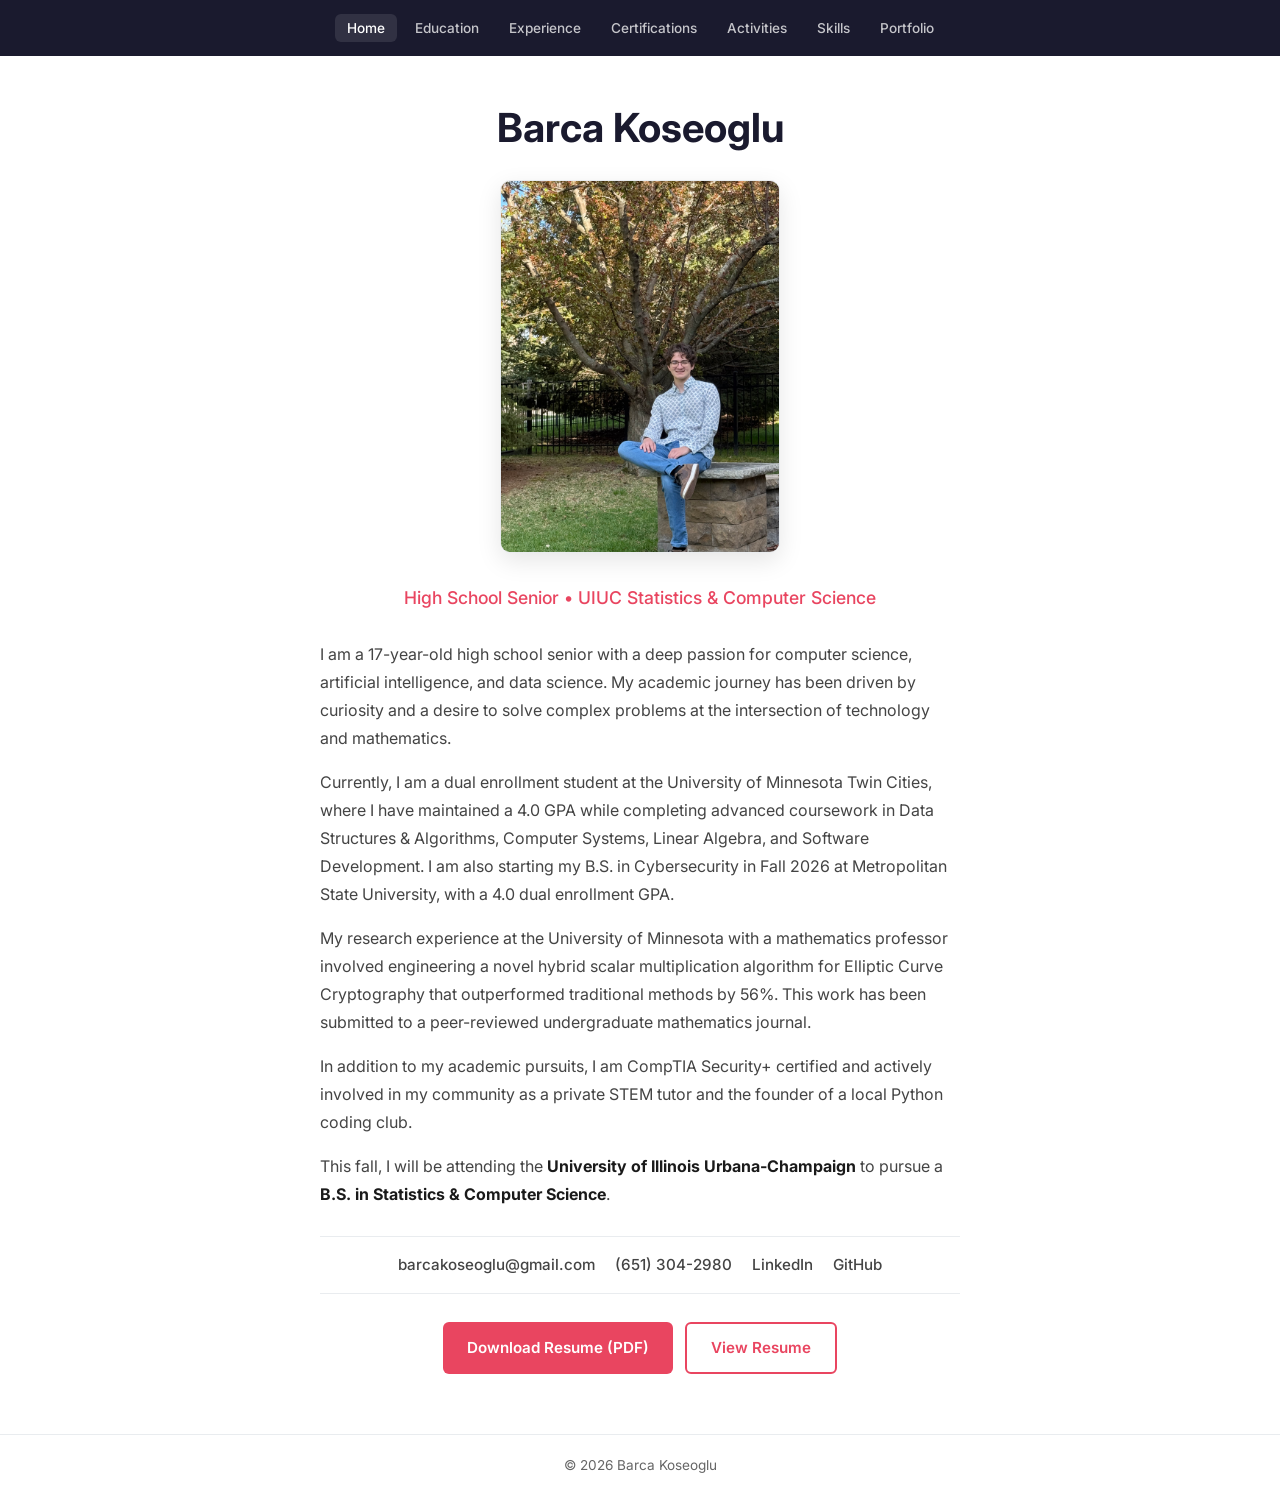
<file: index.html>
<!DOCTYPE html>
<html lang="en">
<head>
    <meta charset="UTF-8">
    <meta name="viewport" content="width=device-width, initial-scale=1.0">
    <title>Barca Koseoglu</title>
    <link rel="stylesheet" href="css/style.css">
    <link rel="preconnect" href="https://fonts.googleapis.com">
    <link rel="preconnect" href="https://fonts.gstatic.com" crossorigin>
    <link href="https://fonts.googleapis.com/css2?family=Inter:wght@300;400;500;600;700&display=swap" rel="stylesheet">
</head>
<body>
    <nav class="navbar">
        <div class="nav-container">
            <a href="index.html" class="nav-logo">Barca Koseoglu</a>
            <button class="nav-toggle" id="nav-toggle" aria-label="Toggle navigation">
                <span></span>
                <span></span>
                <span></span>
            </button>
            <ul class="nav-menu" id="nav-menu">
                <li><a href="index.html" class="nav-link active">Home</a></li>
                <li><a href="education.html" class="nav-link">Education</a></li>
                <li><a href="experience.html" class="nav-link">Experience</a></li>
                <li><a href="certifications.html" class="nav-link">Certifications</a></li>
                <li><a href="activities.html" class="nav-link">Activities</a></li>
                <li><a href="skills.html" class="nav-link">Skills</a></li>
                <li><a href="portfolio.html" class="nav-link">Portfolio</a></li>
            </ul>
        </div>
    </nav>

    <main class="page-content">
        <div class="container">
            <section class="bio-section">
                <h1>Barca Koseoglu</h1>
                <div class="bio-photo">
                    <img src="assets/profile.jpg" alt="Barca Koseoglu">
                </div>
                <p class="bio-subtitle">High School Senior &bull; UIUC Statistics & Computer Science</p>
                
                <div class="bio-text">
                    <p>I am a 17-year-old high school senior with a deep passion for computer science, artificial intelligence, and data science. My academic journey has been driven by curiosity and a desire to solve complex problems at the intersection of technology and mathematics.</p>
                    
                    <p>Currently, I am a dual enrollment student at the University of Minnesota Twin Cities, where I have maintained a 4.0 GPA while completing advanced coursework in Data Structures & Algorithms, Computer Systems, Linear Algebra, and Software Development. I am also starting my B.S. in Cybersecurity in Fall 2026 at Metropolitan State University, with a 4.0 dual enrollment GPA.</p>
                    
                    <p>My research experience at the University of Minnesota with a mathematics professor involved engineering a novel hybrid scalar multiplication algorithm for Elliptic Curve Cryptography that outperformed traditional methods by 56%. This work has been submitted to a peer-reviewed undergraduate mathematics journal.</p>
                    
                    <p>In addition to my academic pursuits, I am CompTIA Security+ certified and actively involved in my community as a private STEM tutor and the founder of a local Python coding club.</p>
                    
                    <p>This fall, I will be attending the <strong>University of Illinois Urbana-Champaign</strong> to pursue a <strong>B.S. in Statistics & Computer Science</strong>.</p>
                </div>

                <div class="bio-contact">
                    <a href="mailto:barcakoseoglu@gmail.com" class="contact-link">barcakoseoglu@gmail.com</a>
                    <a href="tel:6513042980" class="contact-link">(651) 304-2980</a>
                    <a href="https://linkedin.com/in/barcakoseoglu" target="_blank" rel="noopener" class="contact-link">LinkedIn</a>
                    <a href="https://github.com/Barca-Koseoglu" target="_blank" rel="noopener" class="contact-link">GitHub</a>
                </div>

                <div class="bio-actions">
                    <a href="assets/resume.pdf" download class="btn btn-primary">Download Resume (PDF)</a>
                    <a href="assets/resume.pdf" target="_blank" class="btn btn-secondary">View Resume</a>
                </div>
            </section>
        </div>
    </main>

    <footer class="footer">
        <div class="container">
            <p>&copy; 2026 Barca Koseoglu</p>
        </div>
    </footer>

    <script src="js/main.js"></script>
</body>
</html>
</file>
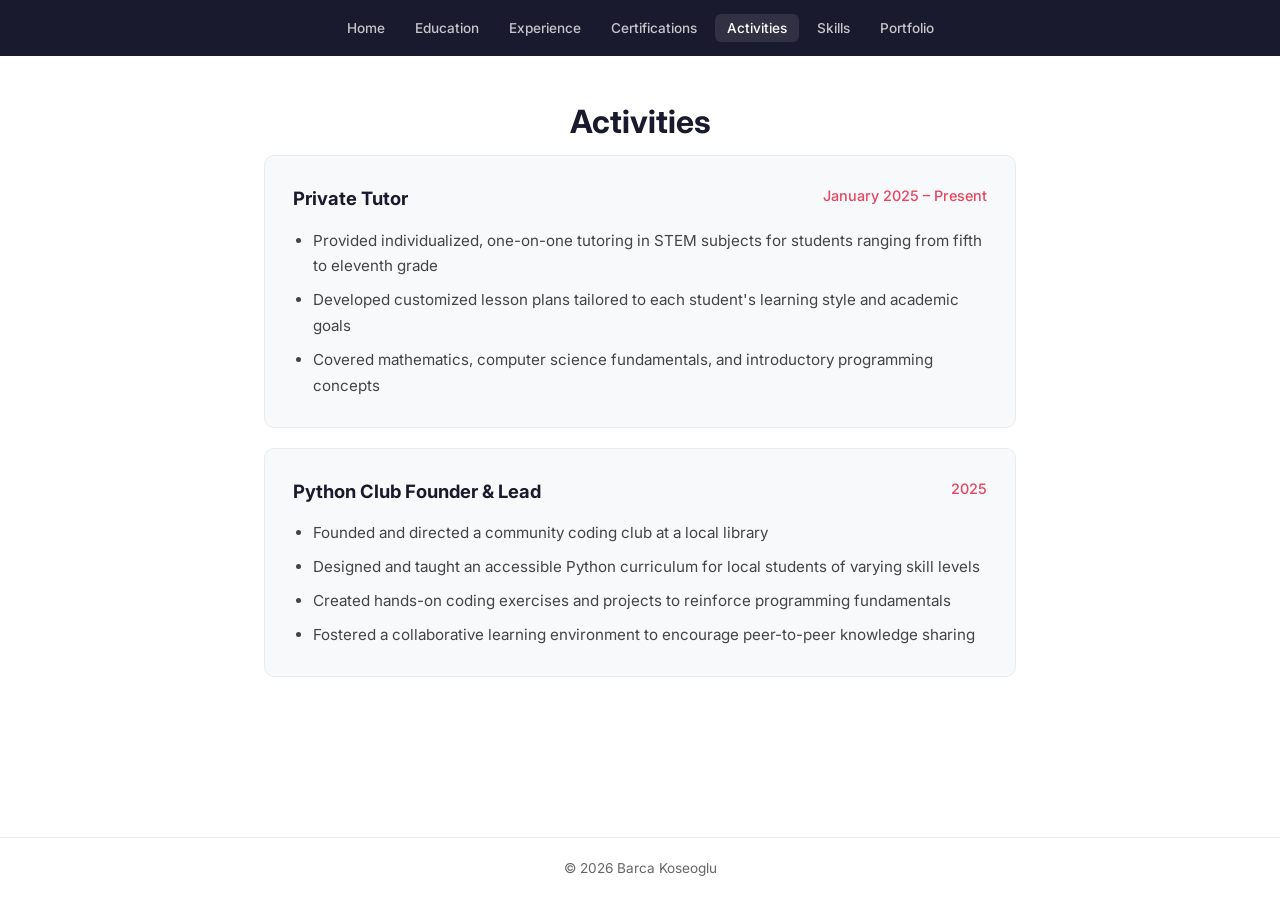
<file: activities.html>
<!DOCTYPE html>
<html lang="en">
<head>
    <meta charset="UTF-8">
    <meta name="viewport" content="width=device-width, initial-scale=1.0">
    <title>Activities &mdash; Barca Koseoglu</title>
    <link rel="stylesheet" href="css/style.css">
    <link rel="preconnect" href="https://fonts.googleapis.com">
    <link rel="preconnect" href="https://fonts.gstatic.com" crossorigin>
    <link href="https://fonts.googleapis.com/css2?family=Inter:wght@300;400;500;600;700&display=swap" rel="stylesheet">
</head>
<body>
    <nav class="navbar">
        <div class="nav-container">
            <a href="index.html" class="nav-logo">Barca Koseoglu</a>
            <button class="nav-toggle" id="nav-toggle" aria-label="Toggle navigation">
                <span></span>
                <span></span>
                <span></span>
            </button>
            <ul class="nav-menu" id="nav-menu">
                <li><a href="index.html" class="nav-link">Home</a></li>
                <li><a href="education.html" class="nav-link">Education</a></li>
                <li><a href="experience.html" class="nav-link">Experience</a></li>
                <li><a href="certifications.html" class="nav-link">Certifications</a></li>
                <li><a href="activities.html" class="nav-link active">Activities</a></li>
                <li><a href="skills.html" class="nav-link">Skills</a></li>
                <li><a href="portfolio.html" class="nav-link">Portfolio</a></li>
            </ul>
        </div>
    </nav>

    <main class="page-content">
        <div class="container">
            <h1 class="page-title">Activities</h1>

            <div class="act-card">
                <div class="act-header">
                    <div>
                        <h2>Private Tutor</h2>
                    </div>
                    <div class="act-meta">
                        <p class="act-date">January 2025 &ndash; Present</p>
                    </div>
                </div>
                <ul class="act-bullets">
                    <li>Provided individualized, one-on-one tutoring in STEM subjects for students ranging from fifth to eleventh grade</li>
                    <li>Developed customized lesson plans tailored to each student's learning style and academic goals</li>
                    <li>Covered mathematics, computer science fundamentals, and introductory programming concepts</li>
                </ul>
            </div>

            <div class="act-card">
                <div class="act-header">
                    <div>
                        <h2>Python Club Founder &amp; Lead</h2>
                    </div>
                    <div class="act-meta">
                        <p class="act-date">2025</p>
                    </div>
                </div>
                <ul class="act-bullets">
                    <li>Founded and directed a community coding club at a local library</li>
                    <li>Designed and taught an accessible Python curriculum for local students of varying skill levels</li>
                    <li>Created hands-on coding exercises and projects to reinforce programming fundamentals</li>
                    <li>Fostered a collaborative learning environment to encourage peer-to-peer knowledge sharing</li>
                </ul>
            </div>
        </div>
    </main>

    <footer class="footer">
        <div class="container">
            <p>&copy; 2026 Barca Koseoglu</p>
        </div>
    </footer>

    <script src="js/main.js"></script>
</body>
</html>
</file>
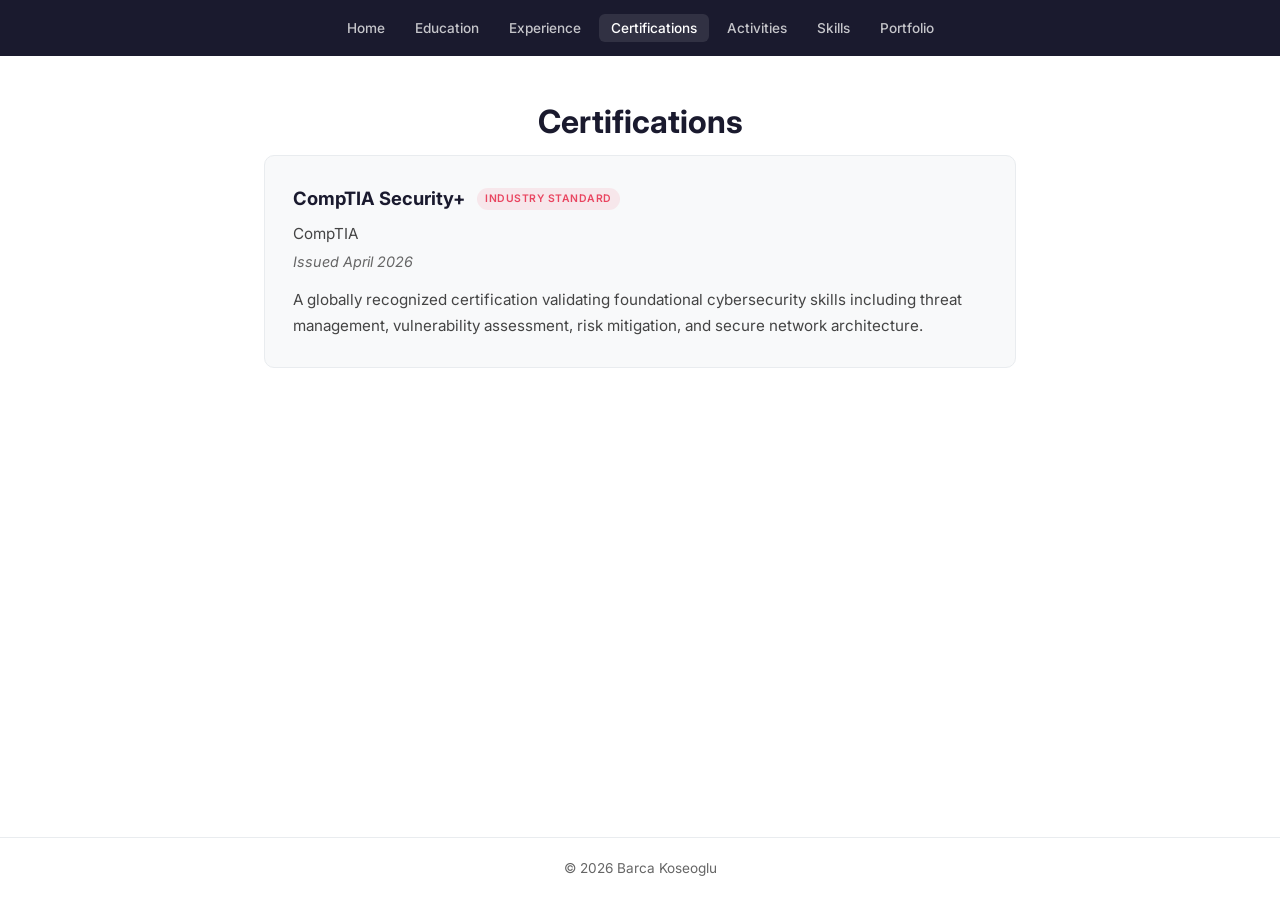
<file: certifications.html>
<!DOCTYPE html>
<html lang="en">
<head>
    <meta charset="UTF-8">
    <meta name="viewport" content="width=device-width, initial-scale=1.0">
    <title>Certifications &mdash; Barca Koseoglu</title>
    <link rel="stylesheet" href="css/style.css">
    <link rel="preconnect" href="https://fonts.googleapis.com">
    <link rel="preconnect" href="https://fonts.gstatic.com" crossorigin>
    <link href="https://fonts.googleapis.com/css2?family=Inter:wght@300;400;500;600;700&display=swap" rel="stylesheet">
</head>
<body>
    <nav class="navbar">
        <div class="nav-container">
            <a href="index.html" class="nav-logo">Barca Koseoglu</a>
            <button class="nav-toggle" id="nav-toggle" aria-label="Toggle navigation">
                <span></span>
                <span></span>
                <span></span>
            </button>
            <ul class="nav-menu" id="nav-menu">
                <li><a href="index.html" class="nav-link">Home</a></li>
                <li><a href="education.html" class="nav-link">Education</a></li>
                <li><a href="experience.html" class="nav-link">Experience</a></li>
                <li><a href="certifications.html" class="nav-link active">Certifications</a></li>
                <li><a href="activities.html" class="nav-link">Activities</a></li>
                <li><a href="skills.html" class="nav-link">Skills</a></li>
                <li><a href="portfolio.html" class="nav-link">Portfolio</a></li>
            </ul>
        </div>
    </nav>

    <main class="page-content">
        <div class="container">
            <h1 class="page-title">Certifications</h1>

            <div class="cert-card">
                <div class="cert-header">
                    <h2>CompTIA Security+</h2>
                    <span class="cert-badge">Industry Standard</span>
                </div>
                <p class="cert-issuer">CompTIA</p>
                <p class="cert-date">Issued April 2026</p>
                <p class="cert-desc">A globally recognized certification validating foundational cybersecurity skills including threat management, vulnerability assessment, risk mitigation, and secure network architecture.</p>
            </div>
        </div>
    </main>

    <footer class="footer">
        <div class="container">
            <p>&copy; 2026 Barca Koseoglu</p>
        </div>
    </footer>

    <script src="js/main.js"></script>
</body>
</html>
</file>
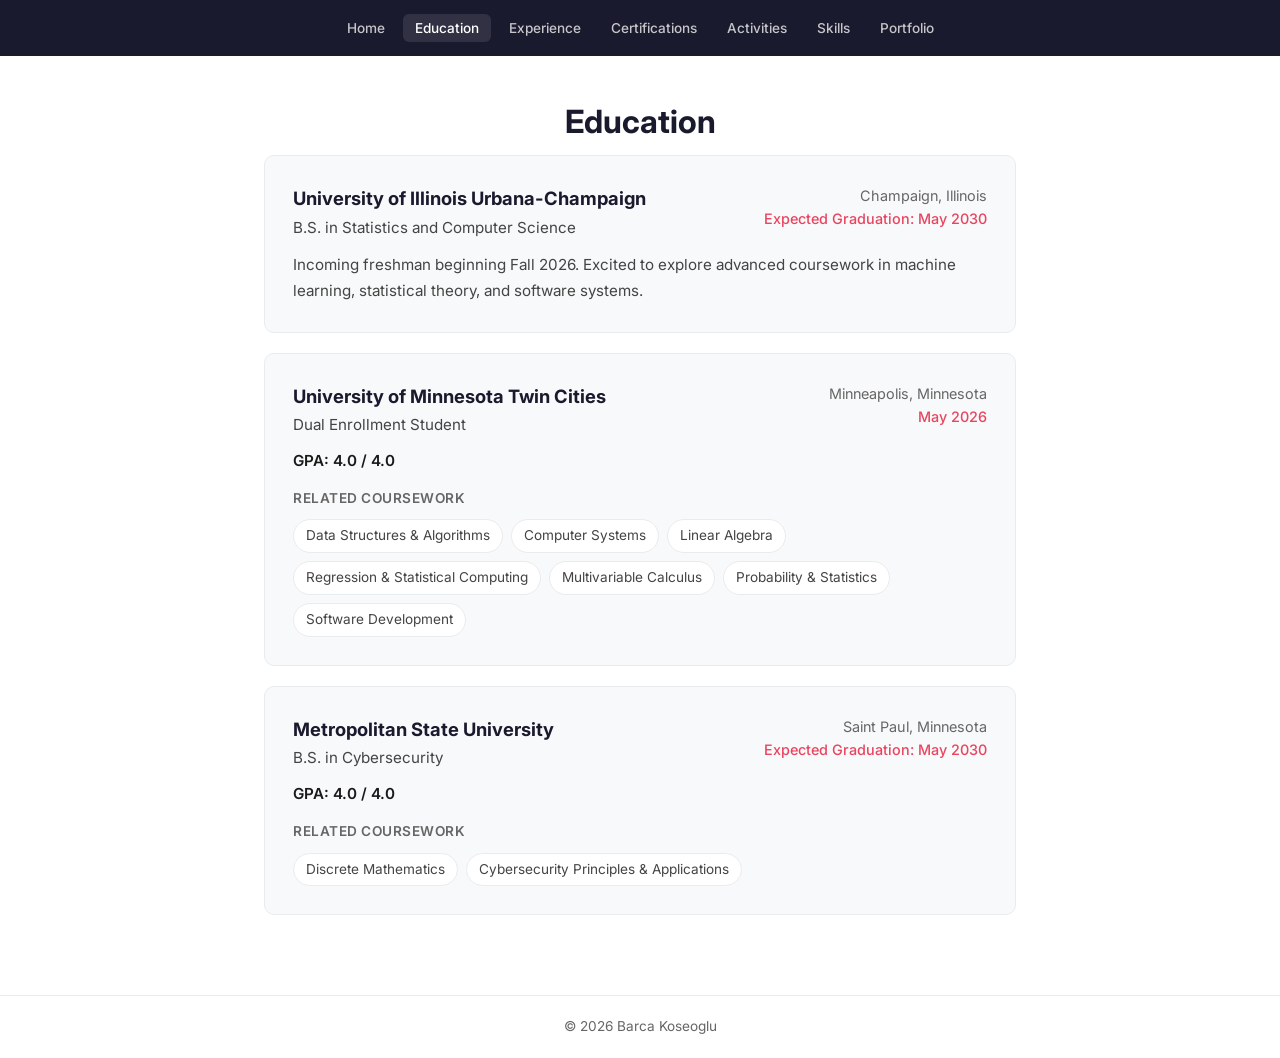
<file: education.html>
<!DOCTYPE html>
<html lang="en">
<head>
    <meta charset="UTF-8">
    <meta name="viewport" content="width=device-width, initial-scale=1.0">
    <title>Education &mdash; Barca Koseoglu</title>
    <link rel="stylesheet" href="css/style.css">
    <link rel="preconnect" href="https://fonts.googleapis.com">
    <link rel="preconnect" href="https://fonts.gstatic.com" crossorigin>
    <link href="https://fonts.googleapis.com/css2?family=Inter:wght@300;400;500;600;700&display=swap" rel="stylesheet">
</head>
<body>
    <nav class="navbar">
        <div class="nav-container">
            <a href="index.html" class="nav-logo">Barca Koseoglu</a>
            <button class="nav-toggle" id="nav-toggle" aria-label="Toggle navigation">
                <span></span>
                <span></span>
                <span></span>
            </button>
            <ul class="nav-menu" id="nav-menu">
                <li><a href="index.html" class="nav-link">Home</a></li>
                <li><a href="education.html" class="nav-link active">Education</a></li>
                <li><a href="experience.html" class="nav-link">Experience</a></li>
                <li><a href="certifications.html" class="nav-link">Certifications</a></li>
                <li><a href="activities.html" class="nav-link">Activities</a></li>
                <li><a href="skills.html" class="nav-link">Skills</a></li>
                <li><a href="portfolio.html" class="nav-link">Portfolio</a></li>
            </ul>
        </div>
    </nav>

    <main class="page-content">
        <div class="container">
            <h1 class="page-title">Education</h1>

            <div class="edu-card">
                <div class="edu-header">
                    <div>
                        <h2>University of Illinois Urbana-Champaign</h2>
                        <p class="edu-degree">B.S. in Statistics and Computer Science</p>
                    </div>
                    <div class="edu-meta">
                        <p class="edu-loc">Champaign, Illinois</p>
                        <p class="edu-date">Expected Graduation: May 2030</p>
                    </div>
                </div>
                <p class="edu-note">Incoming freshman beginning Fall 2026. Excited to explore advanced coursework in machine learning, statistical theory, and software systems.</p>
            </div>

            <div class="edu-card">
                <div class="edu-header">
                    <div>
                        <h2>University of Minnesota Twin Cities</h2>
                        <p class="edu-degree">Dual Enrollment Student</p>
                    </div>
                    <div class="edu-meta">
                        <p class="edu-loc">Minneapolis, Minnesota</p>
                        <p class="edu-date">May 2026</p>
                    </div>
                </div>
                <p class="edu-gpa">GPA: 4.0 / 4.0</p>
                <div class="edu-coursework">
                    <h3>Related Coursework</h3>
                    <div class="course-tags">
                        <span class="course-tag">Data Structures & Algorithms</span>
                        <span class="course-tag">Computer Systems</span>
                        <span class="course-tag">Linear Algebra</span>
                        <span class="course-tag">Regression & Statistical Computing</span>
                        <span class="course-tag">Multivariable Calculus</span>
                        <span class="course-tag">Probability & Statistics</span>
                        <span class="course-tag">Software Development</span>
                    </div>
                </div>
            </div>

            <div class="edu-card">
                <div class="edu-header">
                    <div>
                        <h2>Metropolitan State University</h2>
                        <p class="edu-degree">B.S. in Cybersecurity</p>
                    </div>
                    <div class="edu-meta">
                        <p class="edu-loc">Saint Paul, Minnesota</p>
                        <p class="edu-date">Expected Graduation: May 2030</p>
                    </div>
                </div>
                <p class="edu-gpa">GPA: 4.0 / 4.0</p>
                <div class="edu-coursework">
                    <h3>Related Coursework</h3>
                    <div class="course-tags">
                        <span class="course-tag">Discrete Mathematics</span>
                        <span class="course-tag">Cybersecurity Principles & Applications</span>
                    </div>
                </div>
            </div>
        </div>
    </main>

    <footer class="footer">
        <div class="container">
            <p>&copy; 2026 Barca Koseoglu</p>
        </div>
    </footer>

    <script src="js/main.js"></script>
</body>
</html>
</file>
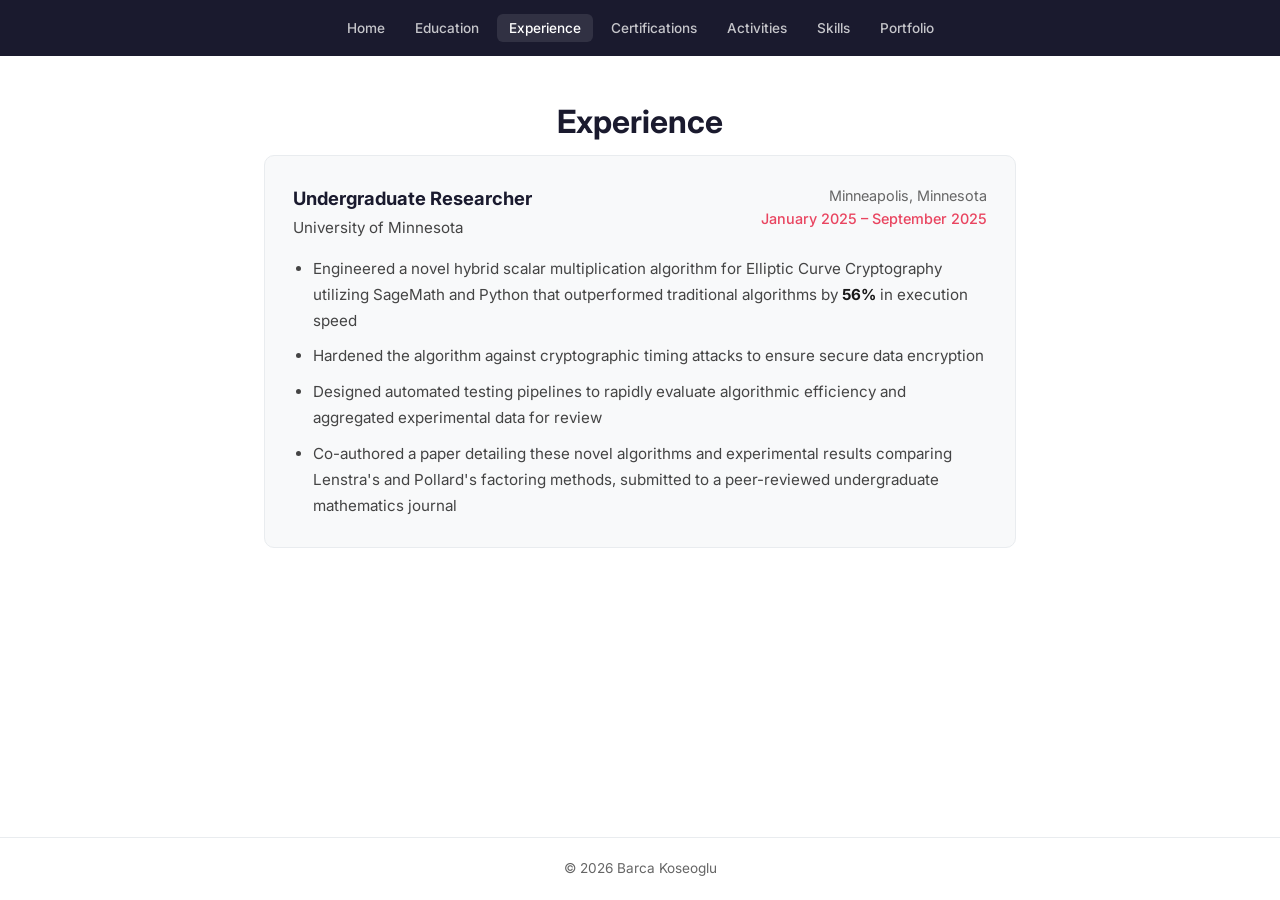
<file: experience.html>
<!DOCTYPE html>
<html lang="en">
<head>
    <meta charset="UTF-8">
    <meta name="viewport" content="width=device-width, initial-scale=1.0">
    <title>Experience &mdash; Barca Koseoglu</title>
    <link rel="stylesheet" href="css/style.css">
    <link rel="preconnect" href="https://fonts.googleapis.com">
    <link rel="preconnect" href="https://fonts.gstatic.com" crossorigin>
    <link href="https://fonts.googleapis.com/css2?family=Inter:wght@300;400;500;600;700&display=swap" rel="stylesheet">
</head>
<body>
    <nav class="navbar">
        <div class="nav-container">
            <a href="index.html" class="nav-logo">Barca Koseoglu</a>
            <button class="nav-toggle" id="nav-toggle" aria-label="Toggle navigation">
                <span></span>
                <span></span>
                <span></span>
            </button>
            <ul class="nav-menu" id="nav-menu">
                <li><a href="index.html" class="nav-link">Home</a></li>
                <li><a href="education.html" class="nav-link">Education</a></li>
                <li><a href="experience.html" class="nav-link active">Experience</a></li>
                <li><a href="certifications.html" class="nav-link">Certifications</a></li>
                <li><a href="activities.html" class="nav-link">Activities</a></li>
                <li><a href="skills.html" class="nav-link">Skills</a></li>
                <li><a href="portfolio.html" class="nav-link">Portfolio</a></li>
            </ul>
        </div>
    </nav>

    <main class="page-content">
        <div class="container">
            <h1 class="page-title">Experience</h1>

            <div class="exp-card">
                <div class="exp-header">
                    <div>
                        <h2>Undergraduate Researcher</h2>
                        <p class="exp-org">University of Minnesota</p>
                    </div>
                    <div class="exp-meta">
                        <p class="exp-loc">Minneapolis, Minnesota</p>
                        <p class="exp-date">January 2025 &ndash; September 2025</p>
                    </div>
                </div>
                <ul class="exp-bullets">
                    <li>Engineered a novel hybrid scalar multiplication algorithm for Elliptic Curve Cryptography utilizing SageMath and Python that outperformed traditional algorithms by <strong>56%</strong> in execution speed</li>
                    <li>Hardened the algorithm against cryptographic timing attacks to ensure secure data encryption</li>
                    <li>Designed automated testing pipelines to rapidly evaluate algorithmic efficiency and aggregated experimental data for review</li>
                    <li>Co-authored a paper detailing these novel algorithms and experimental results comparing Lenstra's and Pollard's factoring methods, submitted to a peer-reviewed undergraduate mathematics journal</li>
                </ul>
            </div>
        </div>
    </main>

    <footer class="footer">
        <div class="container">
            <p>&copy; 2026 Barca Koseoglu</p>
        </div>
    </footer>

    <script src="js/main.js"></script>
</body>
</html>
</file>
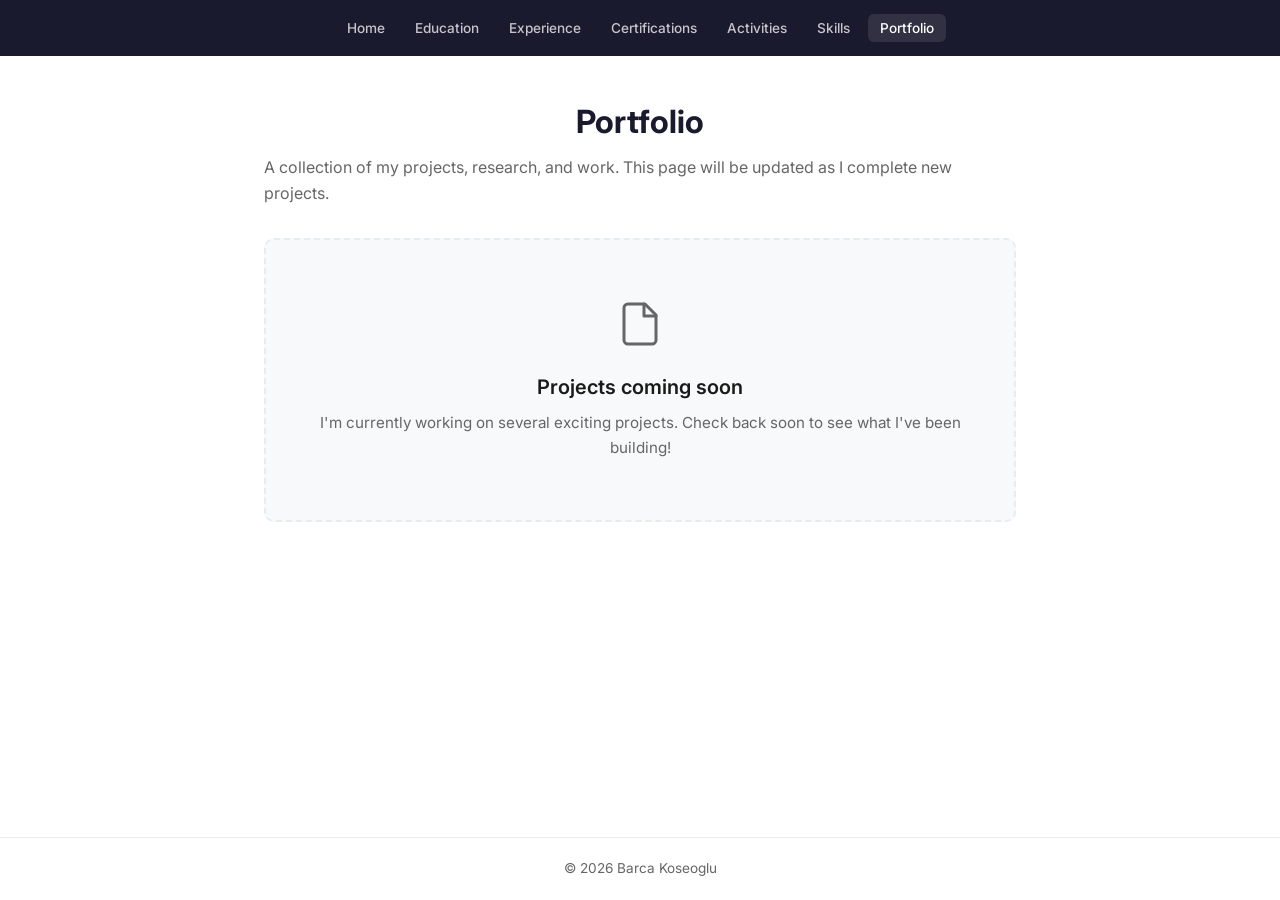
<file: portfolio.html>
<!DOCTYPE html>
<html lang="en">
<head>
    <meta charset="UTF-8">
    <meta name="viewport" content="width=device-width, initial-scale=1.0">
    <title>Portfolio &mdash; Barca Koseoglu</title>
    <link rel="stylesheet" href="css/style.css">
    <link rel="preconnect" href="https://fonts.googleapis.com">
    <link rel="preconnect" href="https://fonts.gstatic.com" crossorigin>
    <link href="https://fonts.googleapis.com/css2?family=Inter:wght@300;400;500;600;700&display=swap" rel="stylesheet">
</head>
<body>
    <nav class="navbar">
        <div class="nav-container">
            <a href="index.html" class="nav-logo">Barca Koseoglu</a>
            <button class="nav-toggle" id="nav-toggle" aria-label="Toggle navigation">
                <span></span>
                <span></span>
                <span></span>
            </button>
            <ul class="nav-menu" id="nav-menu">
                <li><a href="index.html" class="nav-link">Home</a></li>
                <li><a href="education.html" class="nav-link">Education</a></li>
                <li><a href="experience.html" class="nav-link">Experience</a></li>
                <li><a href="certifications.html" class="nav-link">Certifications</a></li>
                <li><a href="activities.html" class="nav-link">Activities</a></li>
                <li><a href="skills.html" class="nav-link">Skills</a></li>
                <li><a href="portfolio.html" class="nav-link active">Portfolio</a></li>
            </ul>
        </div>
    </nav>

    <main class="page-content">
        <div class="container">
            <h1 class="page-title">Portfolio</h1>
            <p class="page-intro">A collection of my projects, research, and work. This page will be updated as I complete new projects.</p>

            <!-- Placeholder for future projects -->
            <div class="portfolio-empty">
                <div class="empty-icon">
                    <svg xmlns="http://www.w3.org/2000/svg" width="48" height="48" viewBox="0 0 24 24" fill="none" stroke="currentColor" stroke-width="1.5" stroke-linecap="round" stroke-linejoin="round"><path d="M14.5 2H6a2 2 0 0 0-2 2v16a2 2 0 0 0 2 2h12a2 2 0 0 0 2-2V7.5L14.5 2z"/><polyline points="14 2 14 8 20 8"/></svg>
                </div>
                <h2>Projects coming soon</h2>
                <p>I'm currently working on several exciting projects. Check back soon to see what I've been building!</p>
            </div>

            <!-- 
            ============================================================
            TEMPLATE: Copy and paste the block below for each new project
            ============================================================
            
            <div class="portfolio-card">
                <div class="portfolio-header">
                    <h2>Project Name</h2>
                    <span class="portfolio-tag">Python</span>
                </div>
                <p class="portfolio-date">Month Year</p>
                <p class="portfolio-desc">
                    Description of what the project does, technologies used, and what you learned.
                </p>
                <div class="portfolio-links">
                    <a href="https://github.com/..." target="_blank" rel="noopener" class="portfolio-link">GitHub &rarr;</a>
                    <a href="https://..." target="_blank" rel="noopener" class="portfolio-link">Live Demo &rarr;</a>
                </div>
            </div>
            -->

        </div>
    </main>

    <footer class="footer">
        <div class="container">
            <p>&copy; 2026 Barca Koseoglu</p>
        </div>
    </footer>

    <script src="js/main.js"></script>
</body>
</html>
</file>
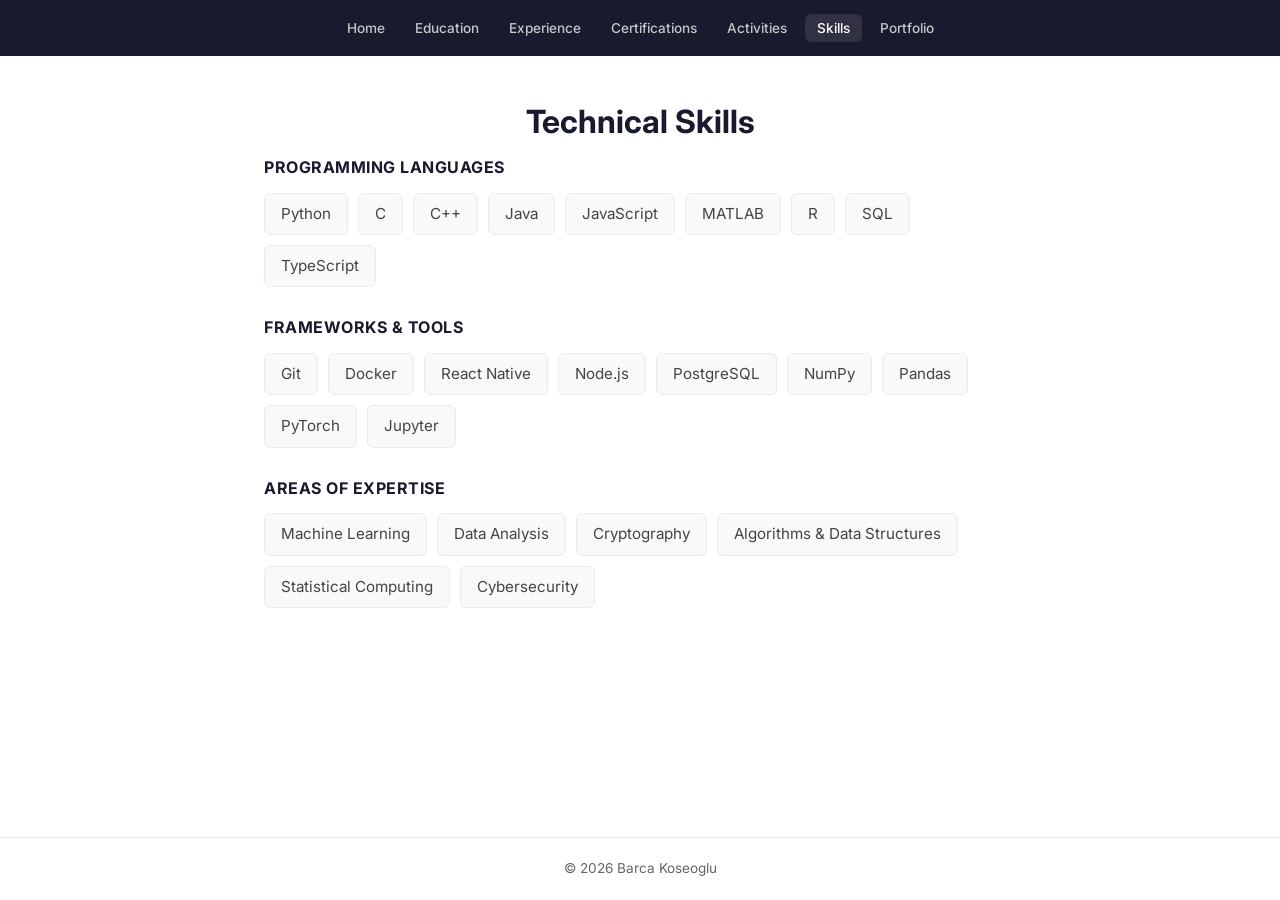
<file: skills.html>
<!DOCTYPE html>
<html lang="en">
<head>
    <meta charset="UTF-8">
    <meta name="viewport" content="width=device-width, initial-scale=1.0">
    <title>Skills &mdash; Barca Koseoglu</title>
    <link rel="stylesheet" href="css/style.css">
    <link rel="preconnect" href="https://fonts.googleapis.com">
    <link rel="preconnect" href="https://fonts.gstatic.com" crossorigin>
    <link href="https://fonts.googleapis.com/css2?family=Inter:wght@300;400;500;600;700&display=swap" rel="stylesheet">
</head>
<body>
    <nav class="navbar">
        <div class="nav-container">
            <a href="index.html" class="nav-logo">Barca Koseoglu</a>
            <button class="nav-toggle" id="nav-toggle" aria-label="Toggle navigation">
                <span></span>
                <span></span>
                <span></span>
            </button>
            <ul class="nav-menu" id="nav-menu">
                <li><a href="index.html" class="nav-link">Home</a></li>
                <li><a href="education.html" class="nav-link">Education</a></li>
                <li><a href="experience.html" class="nav-link">Experience</a></li>
                <li><a href="certifications.html" class="nav-link">Certifications</a></li>
                <li><a href="activities.html" class="nav-link">Activities</a></li>
                <li><a href="skills.html" class="nav-link active">Skills</a></li>
                <li><a href="portfolio.html" class="nav-link">Portfolio</a></li>
            </ul>
        </div>
    </nav>

    <main class="page-content">
        <div class="container">
            <h1 class="page-title">Technical Skills</h1>

            <div class="skills-section">
                <div class="skill-block">
                    <h2>Programming Languages</h2>
                    <div class="skill-items">
                        <span class="skill-item">Python</span>
                        <span class="skill-item">C</span>
                        <span class="skill-item">C++</span>
                        <span class="skill-item">Java</span>
                        <span class="skill-item">JavaScript</span>
                        <span class="skill-item">MATLAB</span>
                        <span class="skill-item">R</span>
                        <span class="skill-item">SQL</span>
                        <span class="skill-item">TypeScript</span>
                    </div>
                </div>

                <div class="skill-block">
                    <h2>Frameworks &amp; Tools</h2>
                    <div class="skill-items">
                        <span class="skill-item">Git</span>
                        <span class="skill-item">Docker</span>
                        <span class="skill-item">React Native</span>
                        <span class="skill-item">Node.js</span>
                        <span class="skill-item">PostgreSQL</span>
                        <span class="skill-item">NumPy</span>
                        <span class="skill-item">Pandas</span>
                        <span class="skill-item">PyTorch</span>
                        <span class="skill-item">Jupyter</span>
                    </div>
                </div>

                <div class="skill-block">
                    <h2>Areas of Expertise</h2>
                    <div class="skill-items">
                        <span class="skill-item">Machine Learning</span>
                        <span class="skill-item">Data Analysis</span>
                        <span class="skill-item">Cryptography</span>
                        <span class="skill-item">Algorithms &amp; Data Structures</span>
                        <span class="skill-item">Statistical Computing</span>
                        <span class="skill-item">Cybersecurity</span>
                    </div>
                </div>
            </div>
        </div>
    </main>

    <footer class="footer">
        <div class="container">
            <p>&copy; 2026 Barca Koseoglu</p>
        </div>
    </footer>

    <script src="js/main.js"></script>
</body>
</html>
</file>
<file: css/style.css>
/* ============================================
   Barca Koseoglu - Multi-Page Personal Website
   ============================================ */

:root {
    --primary: #1a1a2e;
    --primary-light: #16213e;
    --accent: #e94560;
    --accent-hover: #d63d56;
    --text: #1a1a1a;
    --text-light: #444;
    --text-lighter: #666;
    --bg: #ffffff;
    --bg-alt: #f8f9fa;
    --bg-dark: #1a1a2e;
    --border: #e9ecef;
    --shadow: 0 2px 8px rgba(0, 0, 0, 0.08);
    --shadow-lg: 0 8px 24px rgba(0, 0, 0, 0.1);
    --radius: 10px;
    --radius-sm: 6px;
    --transition: all 0.25s ease;
    --max-width: 800px;
}

*, *::before, *::after {
    margin: 0;
    padding: 0;
    box-sizing: border-box;
}

html {
    scroll-behavior: smooth;
}

body {
    font-family: 'Inter', -apple-system, BlinkMacSystemFont, 'Segoe UI', Roboto, sans-serif;
    color: var(--text);
    background: var(--bg);
    line-height: 1.6;
    font-size: 15px;
    -webkit-font-smoothing: antialiased;
    min-height: 100vh;
    display: flex;
    flex-direction: column;
}

a {
    color: var(--accent);
    text-decoration: none;
    transition: var(--transition);
}

a:hover {
    color: var(--accent-hover);
}

.container {
    max-width: var(--max-width);
    margin: 0 auto;
    padding: 0 24px;
    width: 100%;
}

/* ============================================
   Navigation
   ============================================ */
.navbar {
    background: var(--primary);
    position: sticky;
    top: 0;
    z-index: 1000;
}

.nav-container {
    max-width: var(--max-width);
    margin: 0 auto;
    padding: 0 24px;
    display: flex;
    justify-content: center;
    align-items: center;
    height: 56px;
}

.nav-logo {
    display: none;
}

.nav-logo:hover {
    color: var(--accent);
}

.nav-menu {
    display: flex;
    list-style: none;
    gap: 6px;
}

.nav-link {
    color: rgba(255, 255, 255, 0.75);
    font-size: 0.85rem;
    font-weight: 500;
    padding: 6px 12px;
    border-radius: var(--radius-sm);
    transition: var(--transition);
}

.nav-link:hover,
.nav-link.active {
    color: white;
    background: rgba(255, 255, 255, 0.1);
}

.nav-toggle {
    display: none;
}

/* ============================================
   Page Content
   ============================================ */
.page-content {
    flex: 1;
    padding: 40px 0 60px;
}

.page-title {
    font-size: 2rem;
    font-weight: 700;
    color: var(--primary);
    margin-bottom: 8px;
    text-align: center;
}

.page-intro {
    color: var(--text-lighter);
    margin-bottom: 32px;
    font-size: 1rem;
}

/* ============================================
   Home / Bio Page
   ============================================ */
.bio-section {
    max-width: 640px;
    margin: 0 auto;
    text-align: center;
}



.bio-section h1 {
    font-size: 2.5rem;
    font-weight: 700;
    color: var(--primary);
    margin-bottom: 6px;
}

.bio-photo {
    margin: 20px auto 24px;
    max-width: 280px;
}

.bio-photo img {
    width: 100%;
    height: auto;
    border-radius: var(--radius);
    border: 1px solid var(--border);
    box-shadow: var(--shadow-lg);
}

.bio-subtitle {
    font-size: 1.1rem;
    color: var(--accent);
    font-weight: 500;
    margin-bottom: 28px;
}

.bio-text {
    margin-bottom: 28px;
    text-align: left;
}

.bio-text p {
    color: var(--text-light);
    margin-bottom: 16px;
    line-height: 1.75;
    font-size: 1rem;
}

.bio-text strong {
    color: var(--text);
}

.bio-contact {
    display: flex;
    flex-wrap: wrap;
    gap: 8px 20px;
    margin-bottom: 28px;
    padding: 16px 0;
    border-top: 1px solid var(--border);
    border-bottom: 1px solid var(--border);
    justify-content: center;
}

.contact-link {
    color: var(--text-light);
    font-size: 0.95rem;
    font-weight: 500;
}

.contact-link:hover {
    color: var(--accent);
}

.bio-actions {
    display: flex;
    gap: 12px;
    flex-wrap: wrap;
    justify-content: center;
}

.btn {
    display: inline-flex;
    align-items: center;
    padding: 12px 24px;
    border-radius: var(--radius-sm);
    font-weight: 600;
    font-size: 0.95rem;
    transition: var(--transition);
    cursor: pointer;
    border: none;
}

.btn-primary {
    background: var(--accent);
    color: white;
}

.btn-primary:hover {
    background: var(--accent-hover);
    color: white;
    transform: translateY(-1px);
    box-shadow: var(--shadow);
}

.btn-secondary {
    background: transparent;
    color: var(--accent);
    border: 2px solid var(--accent);
}

.btn-secondary:hover {
    background: var(--accent);
    color: white;
    transform: translateY(-1px);
}

/* ============================================
   Education Page
   ============================================ */
.edu-card {
    background: var(--bg-alt);
    border: 1px solid var(--border);
    border-radius: var(--radius);
    padding: 28px;
    margin-bottom: 20px;
    transition: var(--transition);
}

.edu-card:hover {
    box-shadow: var(--shadow);
}

.edu-header {
    display: flex;
    justify-content: space-between;
    align-items: flex-start;
    gap: 16px;
    margin-bottom: 12px;
}

.edu-header h2 {
    font-size: 1.15rem;
    font-weight: 700;
    color: var(--primary);
    margin-bottom: 2px;
}

.edu-degree {
    color: var(--text-light);
    font-size: 0.95rem;
}

.edu-meta {
    text-align: right;
    flex-shrink: 0;
}

.edu-loc {
    font-size: 0.9rem;
    color: var(--text-lighter);
}

.edu-date {
    font-size: 0.9rem;
    color: var(--accent);
    font-weight: 500;
}

.edu-gpa {
    font-size: 0.95rem;
    color: var(--text);
    font-weight: 600;
    margin-bottom: 14px;
}

.edu-note {
    color: var(--text-light);
    font-size: 0.95rem;
    line-height: 1.7;
}

.edu-coursework {
    margin-top: 14px;
}

.edu-coursework h3 {
    font-size: 0.85rem;
    font-weight: 600;
    text-transform: uppercase;
    letter-spacing: 0.5px;
    color: var(--text-lighter);
    margin-bottom: 10px;
}

.course-tags {
    display: flex;
    flex-wrap: wrap;
    gap: 8px;
}

.course-tag {
    background: white;
    border: 1px solid var(--border);
    padding: 5px 12px;
    border-radius: 20px;
    font-size: 0.85rem;
    color: var(--text-light);
}

/* ============================================
   Experience Page
   ============================================ */
.exp-card {
    background: var(--bg-alt);
    border: 1px solid var(--border);
    border-radius: var(--radius);
    padding: 28px;
    transition: var(--transition);
}

.exp-card:hover {
    box-shadow: var(--shadow);
}

.exp-header {
    display: flex;
    justify-content: space-between;
    align-items: flex-start;
    gap: 16px;
    margin-bottom: 16px;
}

.exp-header h2 {
    font-size: 1.15rem;
    font-weight: 700;
    color: var(--primary);
    margin-bottom: 2px;
}

.exp-org {
    color: var(--text-light);
    font-size: 0.95rem;
}

.exp-meta {
    text-align: right;
    flex-shrink: 0;
}

.exp-loc {
    font-size: 0.9rem;
    color: var(--text-lighter);
}

.exp-date {
    font-size: 0.9rem;
    color: var(--accent);
    font-weight: 500;
}

.exp-bullets {
    list-style: disc;
    padding-left: 20px;
}

.exp-bullets li {
    color: var(--text-light);
    margin-bottom: 10px;
    line-height: 1.7;
    font-size: 0.95rem;
}

.exp-bullets li:last-child {
    margin-bottom: 0;
}

.exp-bullets li strong {
    color: var(--text);
}

/* ============================================
   Certifications Page
   ============================================ */
.cert-card {
    background: var(--bg-alt);
    border: 1px solid var(--border);
    border-radius: var(--radius);
    padding: 28px;
    transition: var(--transition);
}

.cert-card:hover {
    box-shadow: var(--shadow);
}

.cert-header {
    display: flex;
    align-items: center;
    gap: 12px;
    margin-bottom: 8px;
}

.cert-header h2 {
    font-size: 1.15rem;
    font-weight: 700;
    color: var(--primary);
}

.cert-badge {
    background: rgba(233, 69, 96, 0.1);
    color: var(--accent);
    font-size: 0.65rem;
    font-weight: 600;
    text-transform: uppercase;
    letter-spacing: 0.5px;
    padding: 3px 8px;
    border-radius: 20px;
    white-space: nowrap;
}

.cert-issuer {
    font-size: 0.95rem;
    color: var(--text-light);
    margin-bottom: 4px;
}

.cert-date {
    font-size: 0.9rem;
    color: var(--text-lighter);
    font-style: italic;
    margin-bottom: 14px;
}

.cert-desc {
    color: var(--text-light);
    font-size: 0.95rem;
    line-height: 1.7;
}

/* ============================================
   Activities Page
   ============================================ */
.act-card {
    background: var(--bg-alt);
    border: 1px solid var(--border);
    border-radius: var(--radius);
    padding: 28px;
    margin-bottom: 20px;
    transition: var(--transition);
}

.act-card:hover {
    box-shadow: var(--shadow);
}

.act-card:last-child {
    margin-bottom: 0;
}

.act-header {
    display: flex;
    justify-content: space-between;
    align-items: flex-start;
    gap: 16px;
    margin-bottom: 14px;
}

.act-header h2 {
    font-size: 1.15rem;
    font-weight: 700;
    color: var(--primary);
}

.act-meta {
    text-align: right;
    flex-shrink: 0;
}

.act-date {
    font-size: 0.9rem;
    color: var(--accent);
    font-weight: 500;
}

.act-bullets {
    list-style: disc;
    padding-left: 20px;
}

.act-bullets li {
    color: var(--text-light);
    margin-bottom: 8px;
    line-height: 1.7;
    font-size: 0.95rem;
}

.act-bullets li:last-child {
    margin-bottom: 0;
}

/* ============================================
   Skills Page
   ============================================ */
.skills-section {
    display: flex;
    flex-direction: column;
    gap: 28px;
}

.skill-block h2 {
    font-size: 1rem;
    font-weight: 700;
    color: var(--primary);
    margin-bottom: 12px;
    text-transform: uppercase;
    letter-spacing: 0.5px;
}

.skill-items {
    display: flex;
    flex-wrap: wrap;
    gap: 10px;
}

.skill-item {
    background: var(--bg-alt);
    border: 1px solid var(--border);
    padding: 8px 16px;
    border-radius: var(--radius-sm);
    font-size: 0.95rem;
    color: var(--text-light);
    transition: var(--transition);
}

.skill-item:hover {
    border-color: var(--accent);
    color: var(--accent);
}

/* ============================================
   Portfolio Page
   ============================================ */
.portfolio-empty {
    text-align: center;
    padding: 60px 24px;
    background: var(--bg-alt);
    border: 2px dashed var(--border);
    border-radius: var(--radius);
}

.empty-icon {
    color: var(--text-lighter);
    margin-bottom: 16px;
}

.portfolio-empty h2 {
    font-size: 1.25rem;
    font-weight: 600;
    color: var(--text);
    margin-bottom: 8px;
}

.portfolio-empty p {
    color: var(--text-lighter);
    font-size: 0.95rem;
}

/* Portfolio card template styles (for future use) */
.portfolio-card {
    background: var(--bg-alt);
    border: 1px solid var(--border);
    border-radius: var(--radius);
    padding: 28px;
    margin-bottom: 20px;
    transition: var(--transition);
}

.portfolio-card:hover {
    box-shadow: var(--shadow);
    border-color: var(--accent);
}

.portfolio-header {
    display: flex;
    justify-content: space-between;
    align-items: flex-start;
    margin-bottom: 8px;
}

.portfolio-header h2 {
    font-size: 1.15rem;
    font-weight: 700;
    color: var(--primary);
}

.portfolio-tag {
    background: rgba(233, 69, 96, 0.1);
    color: var(--accent);
    font-size: 0.8rem;
    font-weight: 600;
    padding: 4px 10px;
    border-radius: 20px;
}

.portfolio-date {
    font-size: 0.9rem;
    color: var(--text-lighter);
    margin-bottom: 12px;
}

.portfolio-desc {
    color: var(--text-light);
    font-size: 0.95rem;
    line-height: 1.7;
    margin-bottom: 16px;
}

.portfolio-links {
    display: flex;
    gap: 16px;
}

.portfolio-link {
    font-weight: 600;
    font-size: 0.95rem;
}

/* ============================================
   Footer
   ============================================ */
.footer {
    text-align: center;
    padding: 20px 0;
    font-size: 0.85rem;
    color: var(--text-lighter);
    border-top: 1px solid var(--border);
}

/* ============================================
   Responsive
   ============================================ */
@media (max-width: 640px) {
    .nav-toggle {
        display: none;
    }

    .nav-menu {
        display: flex;
        flex-direction: row;
        flex-wrap: wrap;
        justify-content: center;
        gap: 4px;
        padding: 0;
        position: static;
        transform: none;
        opacity: 1;
        pointer-events: all;
        background: transparent;
    }

    .nav-link {
        padding: 6px 10px;
        font-size: 0.8rem;
    }

    .page-content {
        padding: 28px 0 40px;
    }

    .page-title {
        font-size: 1.6rem;
    }

    .bio-section h1 {
        font-size: 2rem;
    }

    .edu-header,
    .exp-header,
    .act-header {
        flex-direction: column;
        gap: 4px;
    }

    .edu-meta,
    .exp-meta,
    .act-meta {
        text-align: left;
    }

    .bio-actions {
        flex-direction: column;
    }

    .btn {
        width: 100%;
        justify-content: center;
    }
}
</file>
